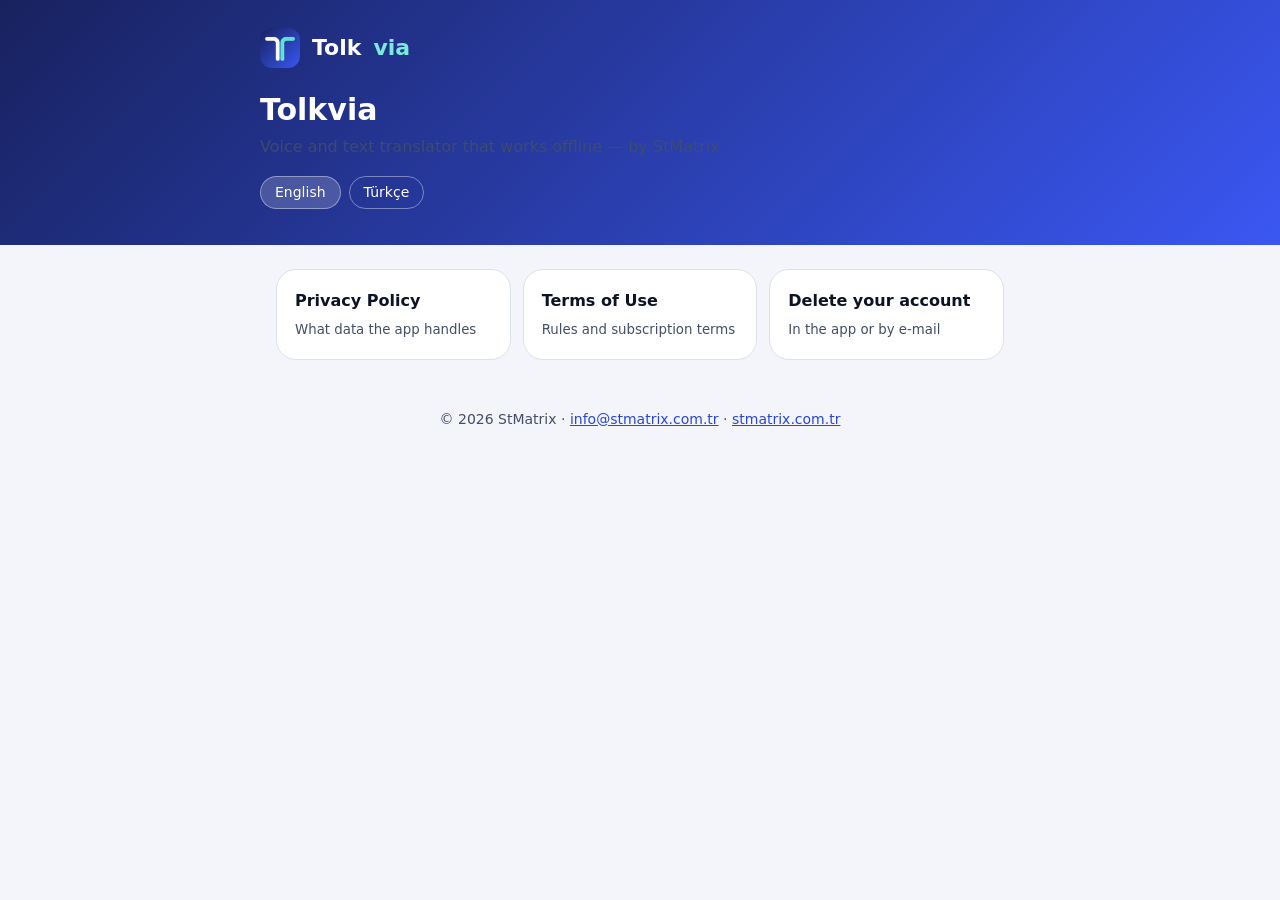
<file: index.html>
<!doctype html>
<html lang="en">
<head>
<meta charset="utf-8">
<meta name="viewport" content="width=device-width, initial-scale=1">
<title>Tolkvia · Tolkvia</title>
<meta name="description" content="Voice and text translator that works offline — by StMatrix">
<link rel="icon" href="mark.png">
<link rel="stylesheet" href="style.css">
</head>
<body>
<header class="hero"><div class="wrap">
<a class="brand" href="index.html"><img src="mark.png" alt="">Tolk<span>via</span></a>
<h1>Tolkvia</h1>
<p>Voice and text translator that works offline — by StMatrix</p>
<nav class="lang"><a href="index.html" aria-current="page">English</a><a href="index-tr.html" >Türkçe</a></nav>
</div></header>
<main class="wrap">
<div class="grid"><a href="privacy.html">Privacy Policy<small>What data the app handles</small></a><a href="terms.html">Terms of Use<small>Rules and subscription terms</small></a><a href="delete-account.html">Delete your account<small>In the app or by e-mail</small></a></div>
</main>
<footer>© 2026 StMatrix · <a href="mailto:info@stmatrix.com.tr">info@stmatrix.com.tr</a> · <a href="https://stmatrix.com.tr">stmatrix.com.tr</a></footer>
</body>
</html>
</file>
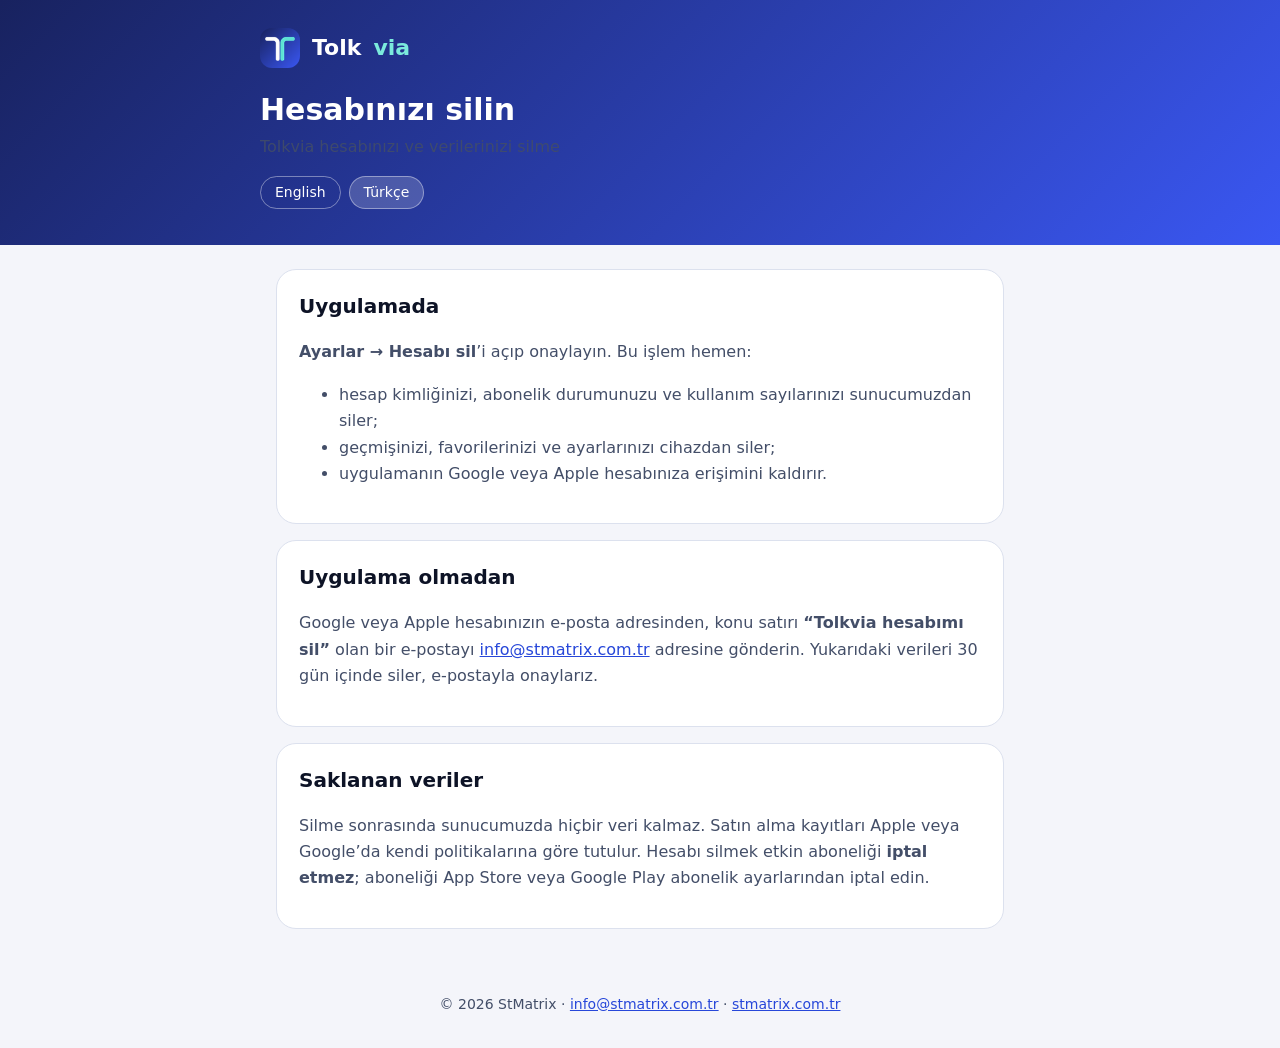
<file: delete-account-tr.html>
<!doctype html>
<html lang="tr">
<head>
<meta charset="utf-8">
<meta name="viewport" content="width=device-width, initial-scale=1">
<title>Hesabınızı silin · Tolkvia</title>
<meta name="description" content="Tolkvia hesabınızı ve verilerinizi silme">
<link rel="icon" href="mark.png">
<link rel="stylesheet" href="style.css">
</head>
<body>
<header class="hero"><div class="wrap">
<a class="brand" href="index-tr.html"><img src="mark.png" alt="">Tolk<span>via</span></a>
<h1>Hesabınızı silin</h1>
<p>Tolkvia hesabınızı ve verilerinizi silme</p>
<nav class="lang"><a href="delete-account.html" >English</a><a href="delete-account-tr.html" aria-current="page">Türkçe</a></nav>
</div></header>
<main class="wrap">
<section class="card"><h2>Uygulamada</h2><p><strong>Ayarlar → Hesabı sil</strong>’i açıp onaylayın. Bu işlem hemen:</p><ul><li>hesap kimliğinizi, abonelik durumunuzu ve kullanım sayılarınızı sunucumuzdan siler;</li><li>geçmişinizi, favorilerinizi ve ayarlarınızı cihazdan siler;</li><li>uygulamanın Google veya Apple hesabınıza erişimini kaldırır.</li></ul></section>
<section class="card"><h2>Uygulama olmadan</h2><p>Google veya Apple hesabınızın e-posta adresinden, konu satırı <strong>“Tolkvia hesabımı sil”</strong> olan bir e-postayı <a href="mailto:info@stmatrix.com.tr?subject=Tolkvia%20hesab%C4%B1m%C4%B1%20sil">info@stmatrix.com.tr</a> adresine gönderin. Yukarıdaki verileri 30 gün içinde siler, e-postayla onaylarız.</p></section>
<section class="card"><h2>Saklanan veriler</h2><p>Silme sonrasında sunucumuzda hiçbir veri kalmaz. Satın alma kayıtları Apple veya Google’da kendi politikalarına göre tutulur. Hesabı silmek etkin aboneliği <strong>iptal etmez</strong>; aboneliği App Store veya Google Play abonelik ayarlarından iptal edin.</p></section>

</main>
<footer>© 2026 StMatrix · <a href="mailto:info@stmatrix.com.tr">info@stmatrix.com.tr</a> · <a href="https://stmatrix.com.tr">stmatrix.com.tr</a></footer>
</body>
</html>
</file>
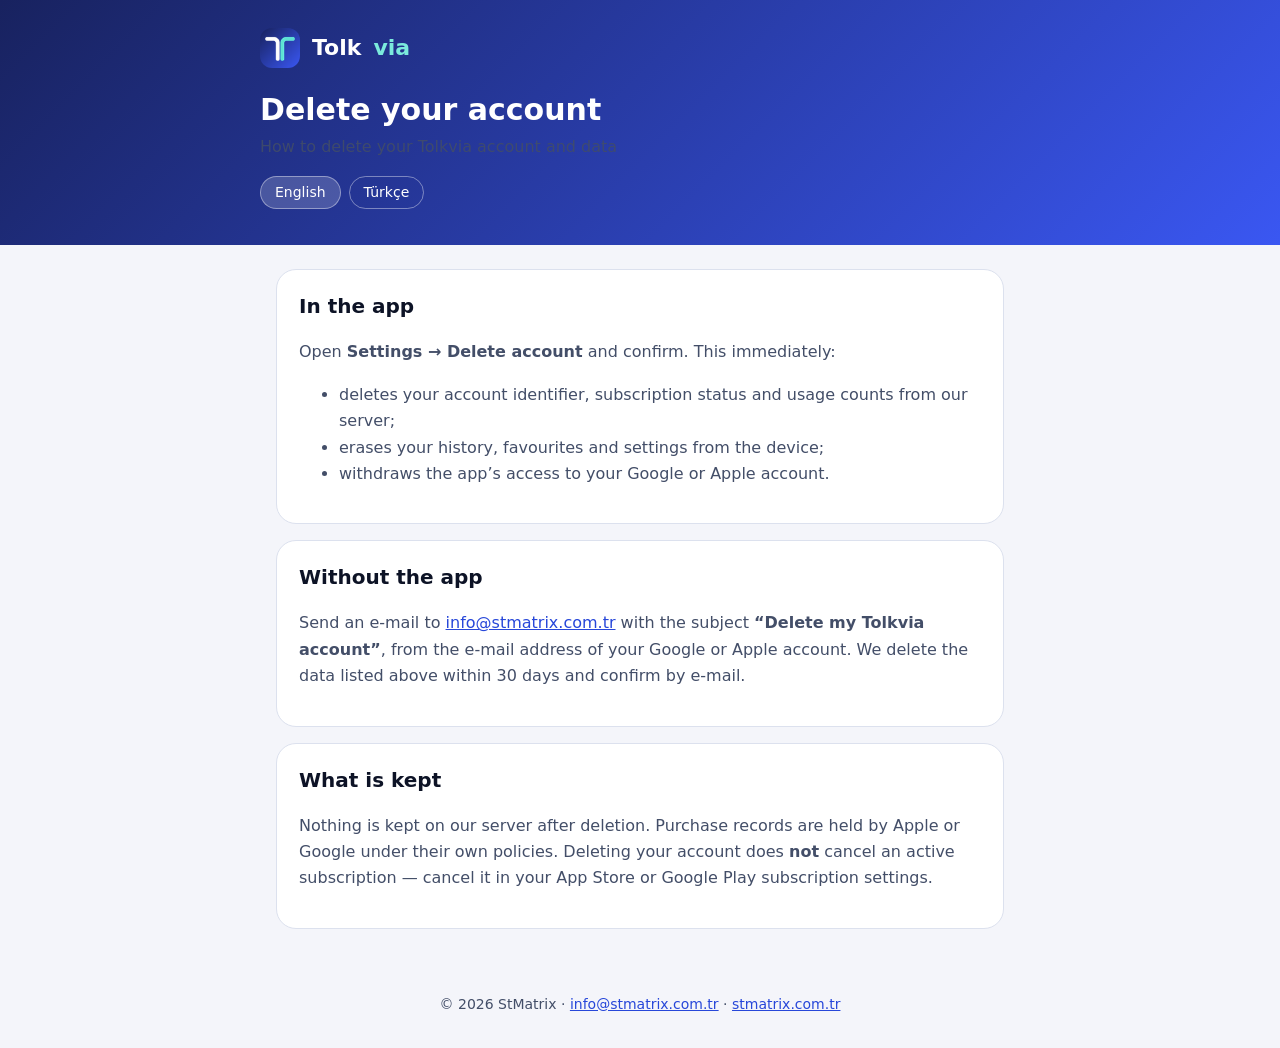
<file: delete-account.html>
<!doctype html>
<html lang="en">
<head>
<meta charset="utf-8">
<meta name="viewport" content="width=device-width, initial-scale=1">
<title>Delete your account · Tolkvia</title>
<meta name="description" content="How to delete your Tolkvia account and data">
<link rel="icon" href="mark.png">
<link rel="stylesheet" href="style.css">
</head>
<body>
<header class="hero"><div class="wrap">
<a class="brand" href="index.html"><img src="mark.png" alt="">Tolk<span>via</span></a>
<h1>Delete your account</h1>
<p>How to delete your Tolkvia account and data</p>
<nav class="lang"><a href="delete-account.html" aria-current="page">English</a><a href="delete-account-tr.html" >Türkçe</a></nav>
</div></header>
<main class="wrap">
<section class="card"><h2>In the app</h2><p>Open <strong>Settings → Delete account</strong> and confirm. This immediately:</p><ul><li>deletes your account identifier, subscription status and usage counts from our server;</li><li>erases your history, favourites and settings from the device;</li><li>withdraws the app’s access to your Google or Apple account.</li></ul></section>
<section class="card"><h2>Without the app</h2><p>Send an e-mail to <a href="mailto:info@stmatrix.com.tr?subject=Delete%20my%20Tolkvia%20account">info@stmatrix.com.tr</a> with the subject <strong>“Delete my Tolkvia account”</strong>, from the e-mail address of your Google or Apple account. We delete the data listed above within 30 days and confirm by e-mail.</p></section>
<section class="card"><h2>What is kept</h2><p>Nothing is kept on our server after deletion. Purchase records are held by Apple or Google under their own policies. Deleting your account does <strong>not</strong> cancel an active subscription — cancel it in your App Store or Google Play subscription settings.</p></section>

</main>
<footer>© 2026 StMatrix · <a href="mailto:info@stmatrix.com.tr">info@stmatrix.com.tr</a> · <a href="https://stmatrix.com.tr">stmatrix.com.tr</a></footer>
</body>
</html>
</file>
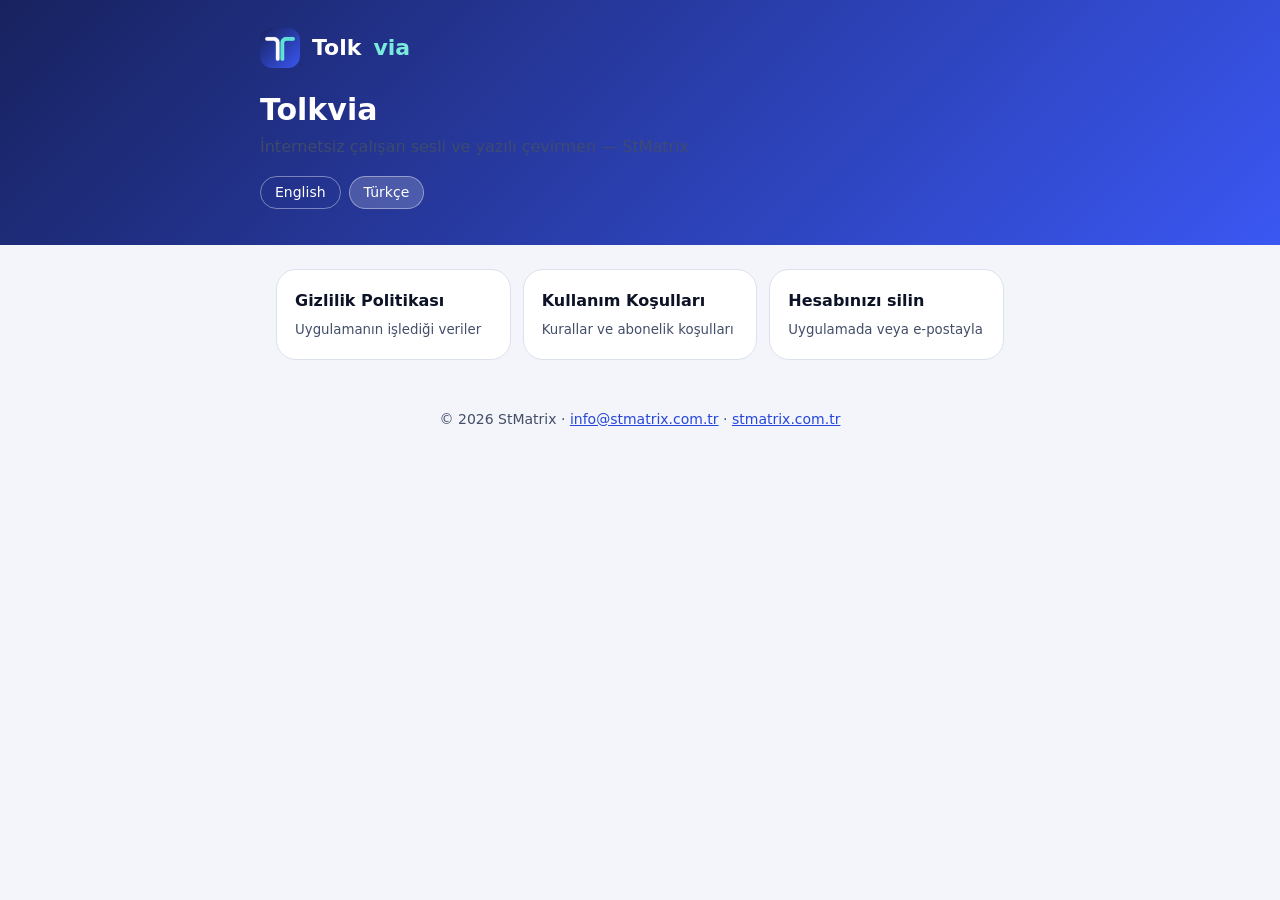
<file: index-tr.html>
<!doctype html>
<html lang="tr">
<head>
<meta charset="utf-8">
<meta name="viewport" content="width=device-width, initial-scale=1">
<title>Tolkvia · Tolkvia</title>
<meta name="description" content="İnternetsiz çalışan sesli ve yazılı çevirmen — StMatrix">
<link rel="icon" href="mark.png">
<link rel="stylesheet" href="style.css">
</head>
<body>
<header class="hero"><div class="wrap">
<a class="brand" href="index-tr.html"><img src="mark.png" alt="">Tolk<span>via</span></a>
<h1>Tolkvia</h1>
<p>İnternetsiz çalışan sesli ve yazılı çevirmen — StMatrix</p>
<nav class="lang"><a href="index.html" >English</a><a href="index-tr.html" aria-current="page">Türkçe</a></nav>
</div></header>
<main class="wrap">
<div class="grid"><a href="privacy-tr.html">Gizlilik Politikası<small>Uygulamanın işlediği veriler</small></a><a href="terms-tr.html">Kullanım Koşulları<small>Kurallar ve abonelik koşulları</small></a><a href="delete-account-tr.html">Hesabınızı silin<small>Uygulamada veya e-postayla</small></a></div>
</main>
<footer>© 2026 StMatrix · <a href="mailto:info@stmatrix.com.tr">info@stmatrix.com.tr</a> · <a href="https://stmatrix.com.tr">stmatrix.com.tr</a></footer>
</body>
</html>
</file>
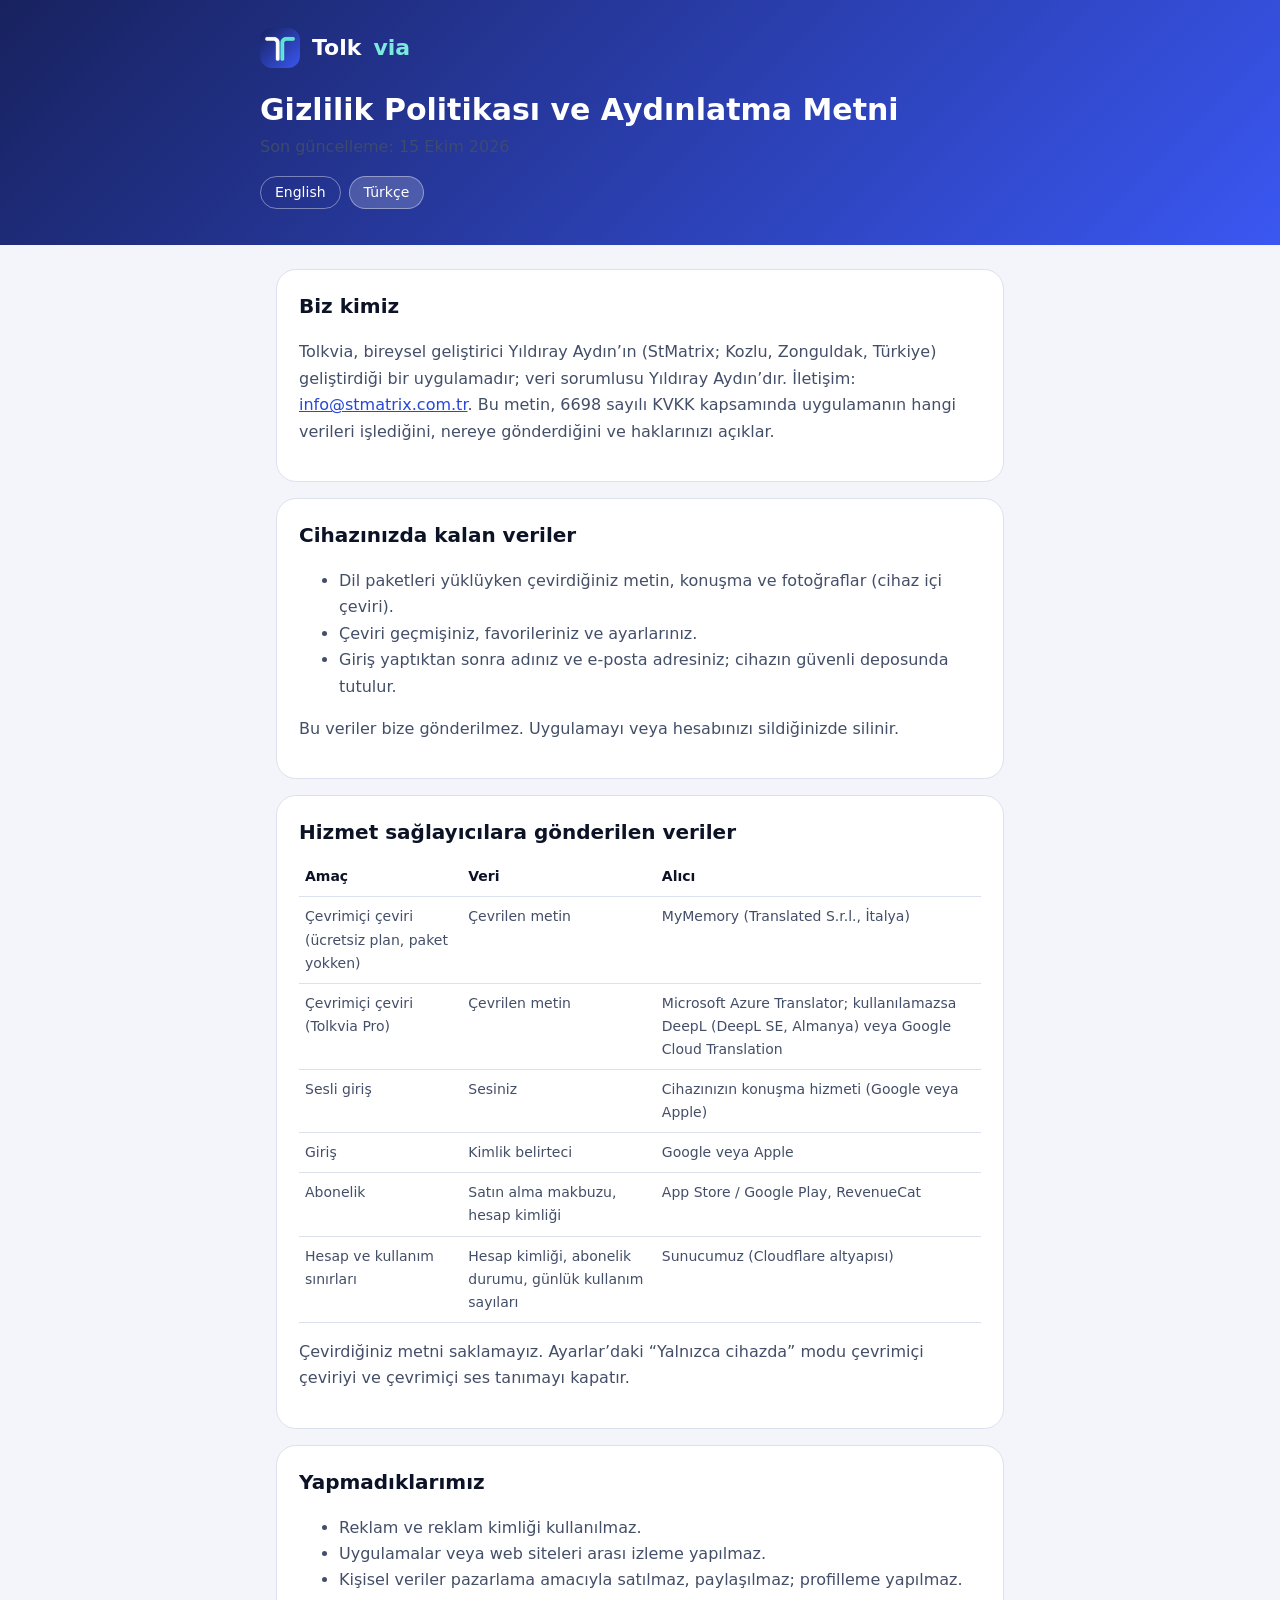
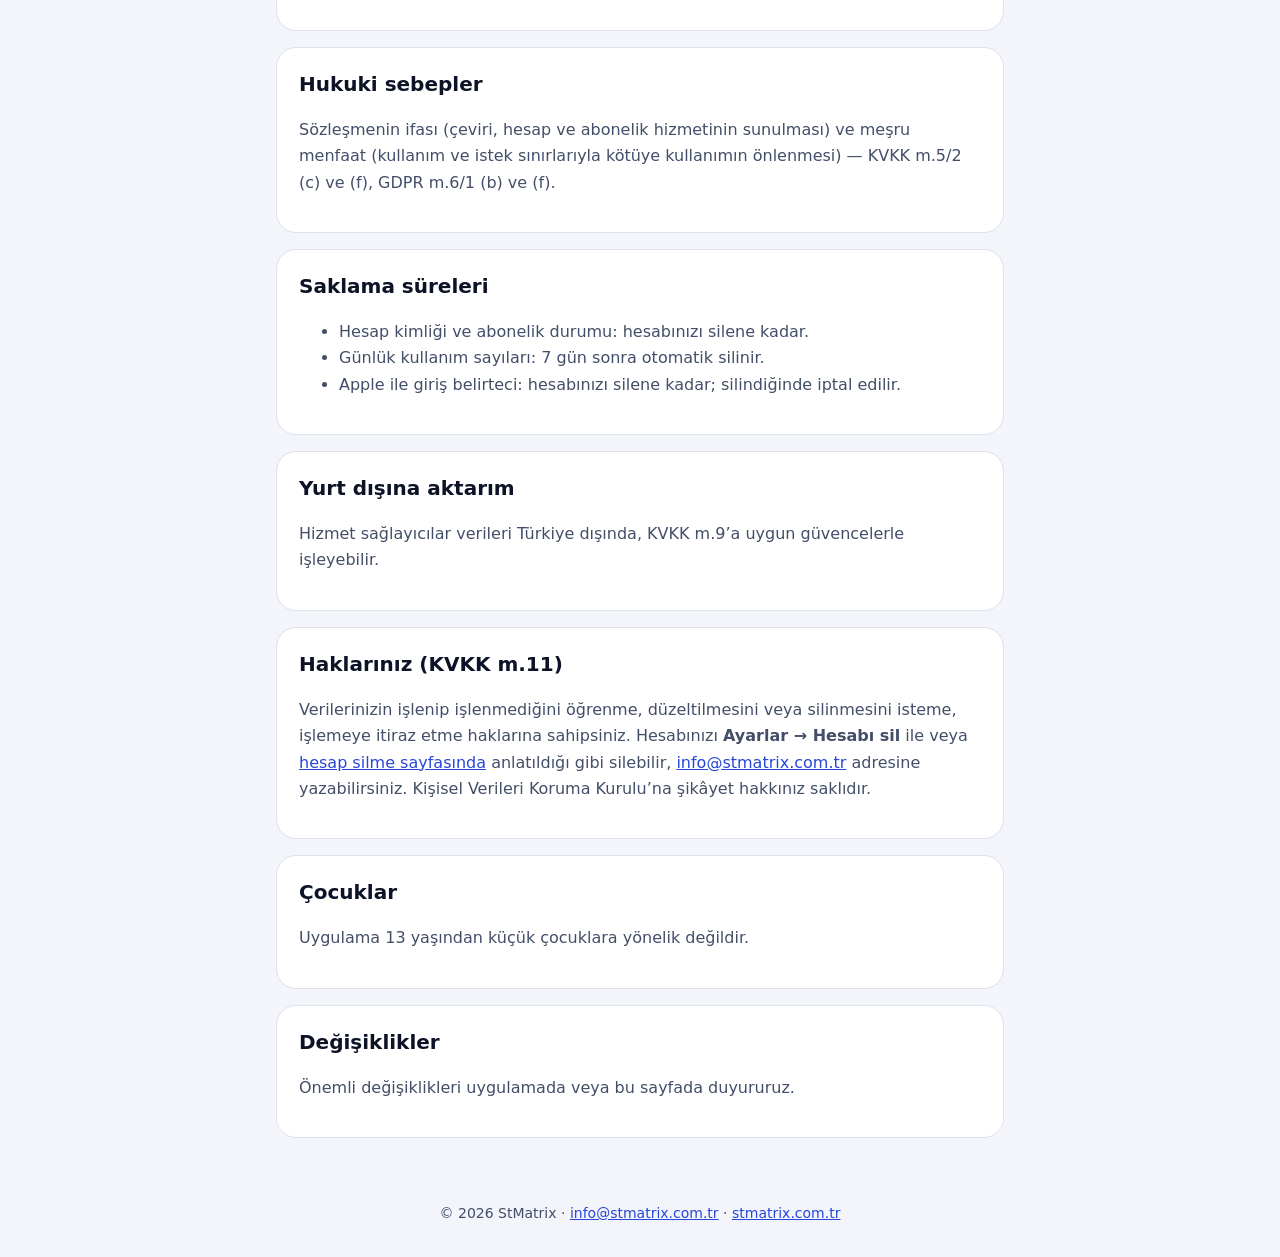
<file: privacy-tr.html>
<!doctype html>
<html lang="tr">
<head>
<meta charset="utf-8">
<meta name="viewport" content="width=device-width, initial-scale=1">
<title>Gizlilik Politikası ve Aydınlatma Metni · Tolkvia</title>
<meta name="description" content="Son güncelleme: 15 Ekim 2026">
<link rel="icon" href="mark.png">
<link rel="stylesheet" href="style.css">
</head>
<body>
<header class="hero"><div class="wrap">
<a class="brand" href="index-tr.html"><img src="mark.png" alt="">Tolk<span>via</span></a>
<h1>Gizlilik Politikası ve Aydınlatma Metni</h1>
<p>Son güncelleme: 15 Ekim 2026</p>
<nav class="lang"><a href="privacy.html" >English</a><a href="privacy-tr.html" aria-current="page">Türkçe</a></nav>
</div></header>
<main class="wrap">
<section class="card"><h2>Biz kimiz</h2><p>Tolkvia, bireysel geliştirici Yıldıray Aydın’ın (StMatrix; Kozlu, Zonguldak, Türkiye) geliştirdiği bir uygulamadır; veri sorumlusu Yıldıray Aydın’dır. İletişim: <a href="mailto:info@stmatrix.com.tr">info@stmatrix.com.tr</a>. Bu metin, 6698 sayılı KVKK kapsamında uygulamanın hangi verileri işlediğini, nereye gönderdiğini ve haklarınızı açıklar.</p></section>
<section class="card"><h2>Cihazınızda kalan veriler</h2><ul><li>Dil paketleri yüklüyken çevirdiğiniz metin, konuşma ve fotoğraflar (cihaz içi çeviri).</li><li>Çeviri geçmişiniz, favorileriniz ve ayarlarınız.</li><li>Giriş yaptıktan sonra adınız ve e-posta adresiniz; cihazın güvenli deposunda tutulur.</li></ul><p>Bu veriler bize gönderilmez. Uygulamayı veya hesabınızı sildiğinizde silinir.</p></section>
<section class="card"><h2>Hizmet sağlayıcılara gönderilen veriler</h2><div class="table"><table><tr><th>Amaç</th><th>Veri</th><th>Alıcı</th></tr><tr><td>Çevrimiçi çeviri (ücretsiz plan, paket yokken)</td><td>Çevrilen metin</td><td>MyMemory (Translated S.r.l., İtalya)</td></tr><tr><td>Çevrimiçi çeviri (Tolkvia Pro)</td><td>Çevrilen metin</td><td>Microsoft Azure Translator; kullanılamazsa DeepL (DeepL SE, Almanya) veya Google Cloud Translation</td></tr><tr><td>Sesli giriş</td><td>Sesiniz</td><td>Cihazınızın konuşma hizmeti (Google veya Apple)</td></tr><tr><td>Giriş</td><td>Kimlik belirteci</td><td>Google veya Apple</td></tr><tr><td>Abonelik</td><td>Satın alma makbuzu, hesap kimliği</td><td>App Store / Google Play, RevenueCat</td></tr><tr><td>Hesap ve kullanım sınırları</td><td>Hesap kimliği, abonelik durumu, günlük kullanım sayıları</td><td>Sunucumuz (Cloudflare altyapısı)</td></tr></table></div><p>Çevirdiğiniz metni saklamayız. Ayarlar’daki “Yalnızca cihazda” modu çevrimiçi çeviriyi ve çevrimiçi ses tanımayı kapatır.</p></section>
<section class="card"><h2>Yapmadıklarımız</h2><ul><li>Reklam ve reklam kimliği kullanılmaz.</li><li>Uygulamalar veya web siteleri arası izleme yapılmaz.</li><li>Kişisel veriler pazarlama amacıyla satılmaz, paylaşılmaz; profilleme yapılmaz.</li></ul></section>
<section class="card"><h2>Hukuki sebepler</h2><p>Sözleşmenin ifası (çeviri, hesap ve abonelik hizmetinin sunulması) ve meşru menfaat (kullanım ve istek sınırlarıyla kötüye kullanımın önlenmesi) — KVKK m.5/2 (c) ve (f), GDPR m.6/1 (b) ve (f).</p></section>
<section class="card"><h2>Saklama süreleri</h2><ul><li>Hesap kimliği ve abonelik durumu: hesabınızı silene kadar.</li><li>Günlük kullanım sayıları: 7 gün sonra otomatik silinir.</li><li>Apple ile giriş belirteci: hesabınızı silene kadar; silindiğinde iptal edilir.</li></ul></section>
<section class="card"><h2>Yurt dışına aktarım</h2><p>Hizmet sağlayıcılar verileri Türkiye dışında, KVKK m.9’a uygun güvencelerle işleyebilir.</p></section>
<section class="card"><h2>Haklarınız (KVKK m.11)</h2><p>Verilerinizin işlenip işlenmediğini öğrenme, düzeltilmesini veya silinmesini isteme, işlemeye itiraz etme haklarına sahipsiniz. Hesabınızı <strong>Ayarlar → Hesabı sil</strong> ile veya <a href="delete-account-tr.html">hesap silme sayfasında</a> anlatıldığı gibi silebilir, <a href="mailto:info@stmatrix.com.tr">info@stmatrix.com.tr</a> adresine yazabilirsiniz. Kişisel Verileri Koruma Kurulu’na şikâyet hakkınız saklıdır.</p></section>
<section class="card"><h2>Çocuklar</h2><p>Uygulama 13 yaşından küçük çocuklara yönelik değildir.</p></section>
<section class="card"><h2>Değişiklikler</h2><p>Önemli değişiklikleri uygulamada veya bu sayfada duyururuz.</p></section>

</main>
<footer>© 2026 StMatrix · <a href="mailto:info@stmatrix.com.tr">info@stmatrix.com.tr</a> · <a href="https://stmatrix.com.tr">stmatrix.com.tr</a></footer>
</body>
</html>
</file>
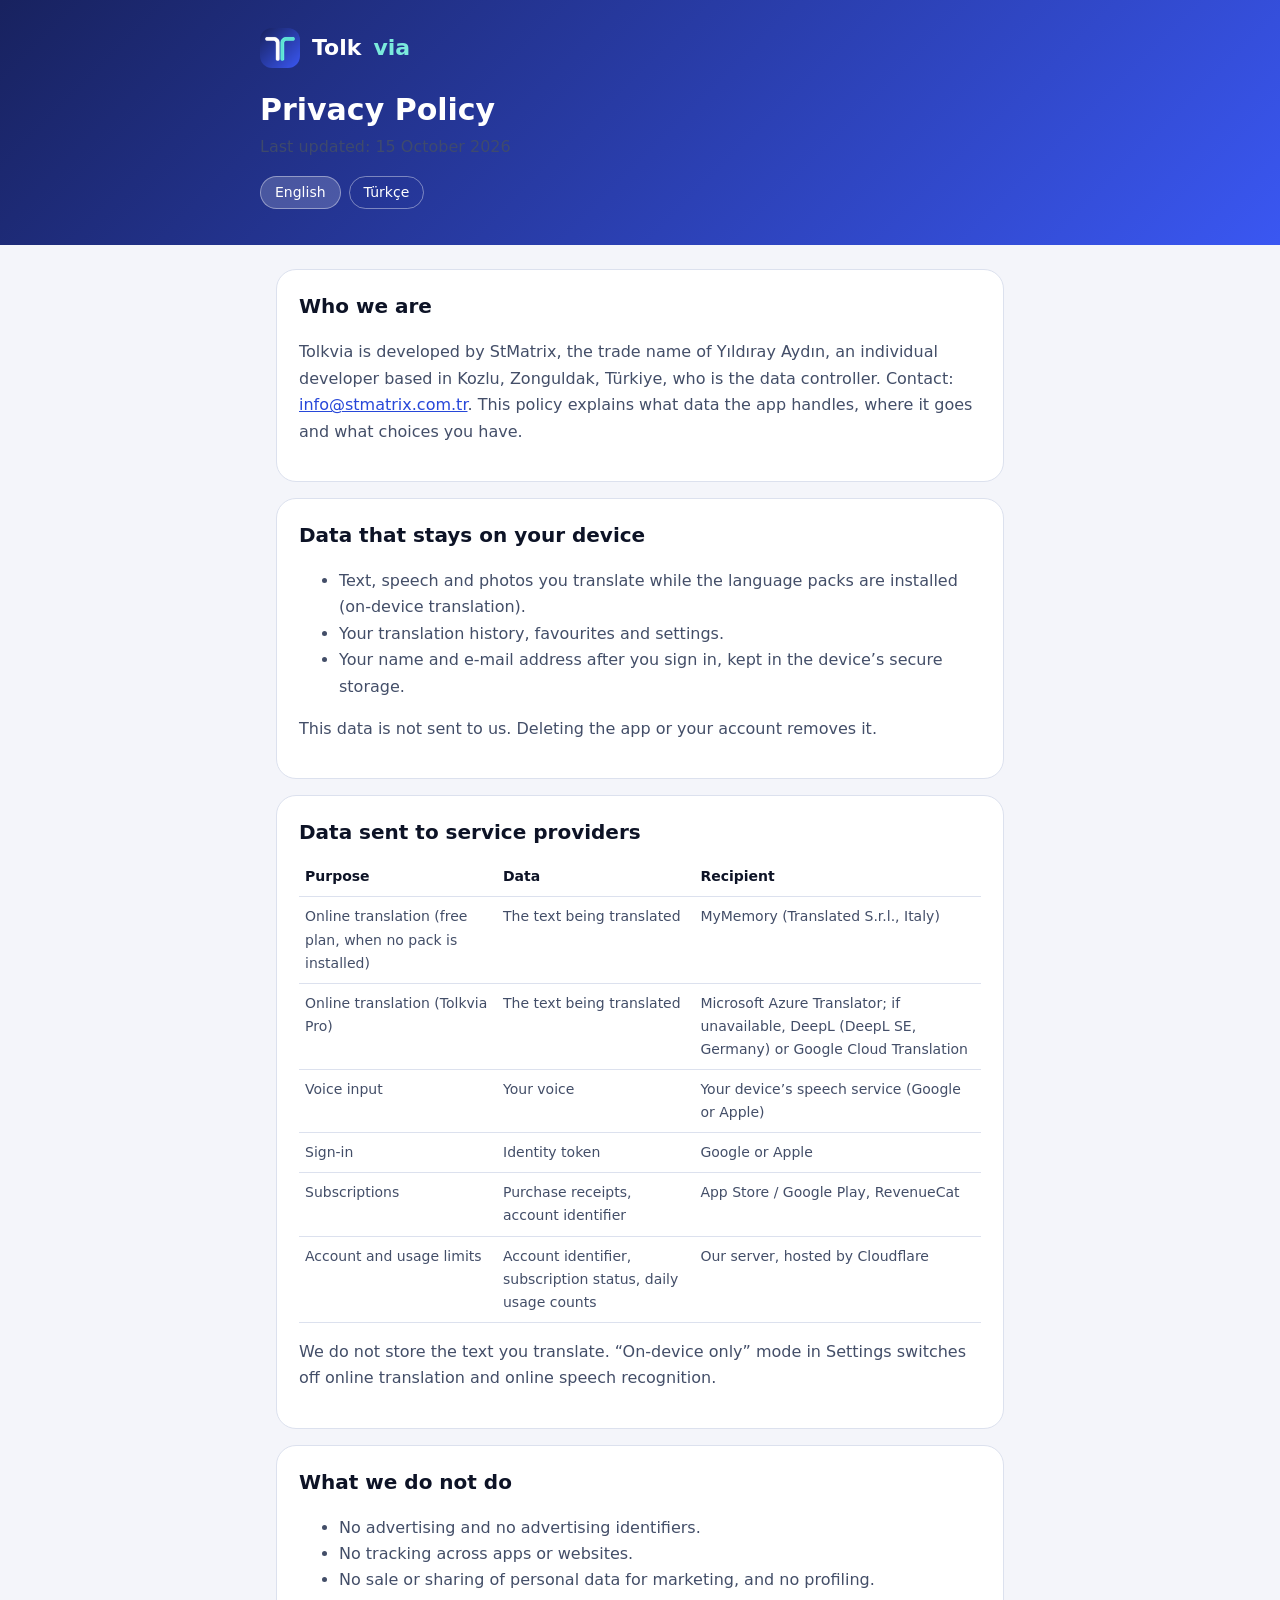
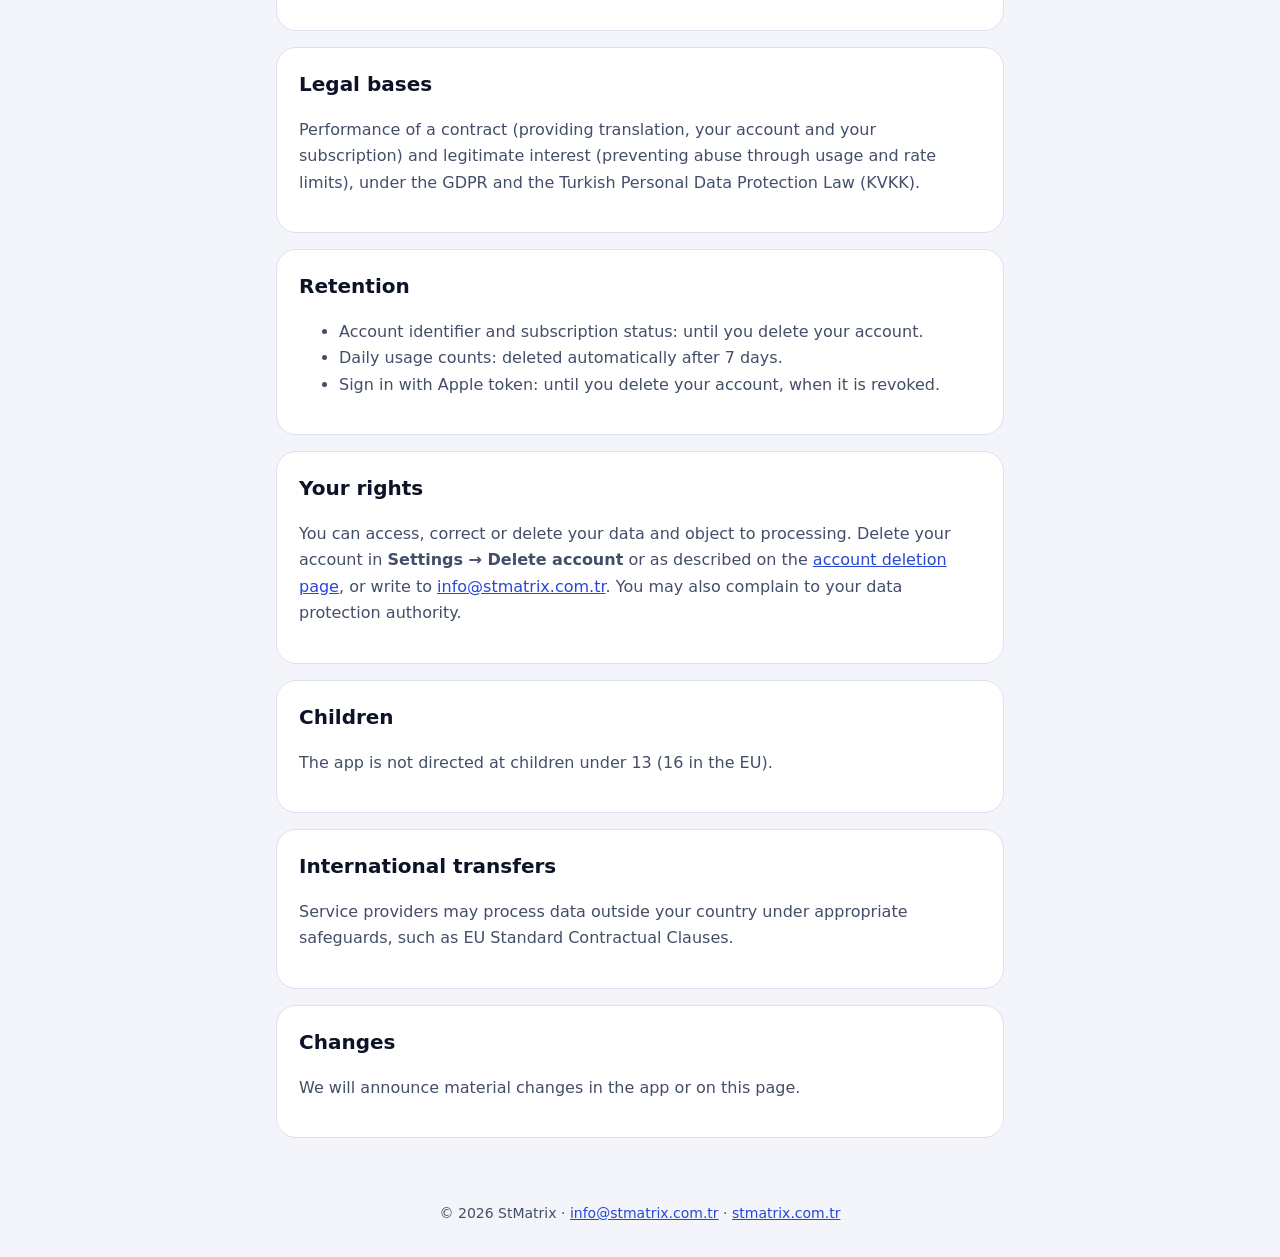
<file: privacy.html>
<!doctype html>
<html lang="en">
<head>
<meta charset="utf-8">
<meta name="viewport" content="width=device-width, initial-scale=1">
<title>Privacy Policy · Tolkvia</title>
<meta name="description" content="Last updated: 15 October 2026">
<link rel="icon" href="mark.png">
<link rel="stylesheet" href="style.css">
</head>
<body>
<header class="hero"><div class="wrap">
<a class="brand" href="index.html"><img src="mark.png" alt="">Tolk<span>via</span></a>
<h1>Privacy Policy</h1>
<p>Last updated: 15 October 2026</p>
<nav class="lang"><a href="privacy.html" aria-current="page">English</a><a href="privacy-tr.html" >Türkçe</a></nav>
</div></header>
<main class="wrap">
<section class="card"><h2>Who we are</h2><p>Tolkvia is developed by StMatrix, the trade name of Yıldıray Aydın, an individual developer based in Kozlu, Zonguldak, Türkiye, who is the data controller. Contact: <a href="mailto:info@stmatrix.com.tr">info@stmatrix.com.tr</a>. This policy explains what data the app handles, where it goes and what choices you have.</p></section>
<section class="card"><h2>Data that stays on your device</h2><ul><li>Text, speech and photos you translate while the language packs are installed (on-device translation).</li><li>Your translation history, favourites and settings.</li><li>Your name and e-mail address after you sign in, kept in the device’s secure storage.</li></ul><p>This data is not sent to us. Deleting the app or your account removes it.</p></section>
<section class="card"><h2>Data sent to service providers</h2><div class="table"><table><tr><th>Purpose</th><th>Data</th><th>Recipient</th></tr><tr><td>Online translation (free plan, when no pack is installed)</td><td>The text being translated</td><td>MyMemory (Translated S.r.l., Italy)</td></tr><tr><td>Online translation (Tolkvia Pro)</td><td>The text being translated</td><td>Microsoft Azure Translator; if unavailable, DeepL (DeepL SE, Germany) or Google Cloud Translation</td></tr><tr><td>Voice input</td><td>Your voice</td><td>Your device’s speech service (Google or Apple)</td></tr><tr><td>Sign-in</td><td>Identity token</td><td>Google or Apple</td></tr><tr><td>Subscriptions</td><td>Purchase receipts, account identifier</td><td>App Store / Google Play, RevenueCat</td></tr><tr><td>Account and usage limits</td><td>Account identifier, subscription status, daily usage counts</td><td>Our server, hosted by Cloudflare</td></tr></table></div><p>We do not store the text you translate. “On-device only” mode in Settings switches off online translation and online speech recognition.</p></section>
<section class="card"><h2>What we do not do</h2><ul><li>No advertising and no advertising identifiers.</li><li>No tracking across apps or websites.</li><li>No sale or sharing of personal data for marketing, and no profiling.</li></ul></section>
<section class="card"><h2>Legal bases</h2><p>Performance of a contract (providing translation, your account and your subscription) and legitimate interest (preventing abuse through usage and rate limits), under the GDPR and the Turkish Personal Data Protection Law (KVKK).</p></section>
<section class="card"><h2>Retention</h2><ul><li>Account identifier and subscription status: until you delete your account.</li><li>Daily usage counts: deleted automatically after 7 days.</li><li>Sign in with Apple token: until you delete your account, when it is revoked.</li></ul></section>
<section class="card"><h2>Your rights</h2><p>You can access, correct or delete your data and object to processing. Delete your account in <strong>Settings → Delete account</strong> or as described on the <a href="delete-account.html">account deletion page</a>, or write to <a href="mailto:info@stmatrix.com.tr">info@stmatrix.com.tr</a>. You may also complain to your data protection authority.</p></section>
<section class="card"><h2>Children</h2><p>The app is not directed at children under 13 (16 in the EU).</p></section>
<section class="card"><h2>International transfers</h2><p>Service providers may process data outside your country under appropriate safeguards, such as EU Standard Contractual Clauses.</p></section>
<section class="card"><h2>Changes</h2><p>We will announce material changes in the app or on this page.</p></section>

</main>
<footer>© 2026 StMatrix · <a href="mailto:info@stmatrix.com.tr">info@stmatrix.com.tr</a> · <a href="https://stmatrix.com.tr">stmatrix.com.tr</a></footer>
</body>
</html>
</file>
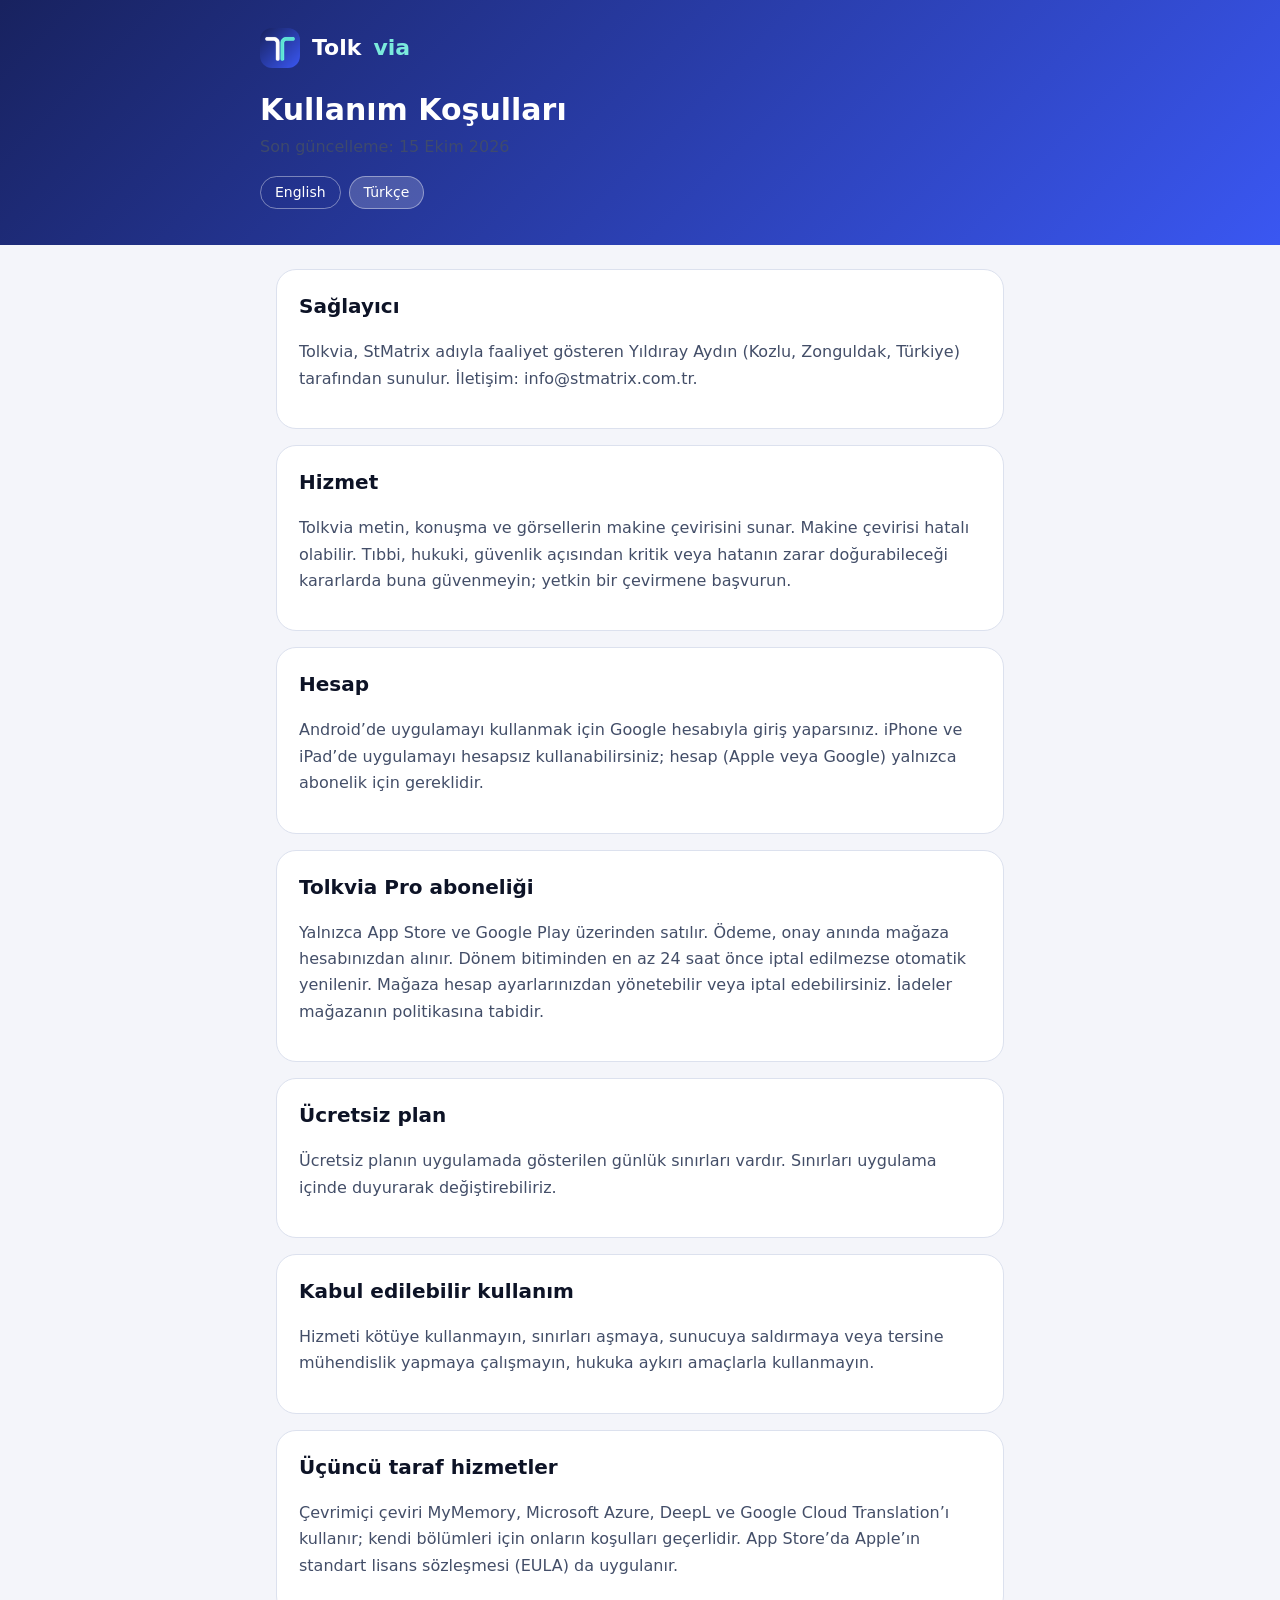
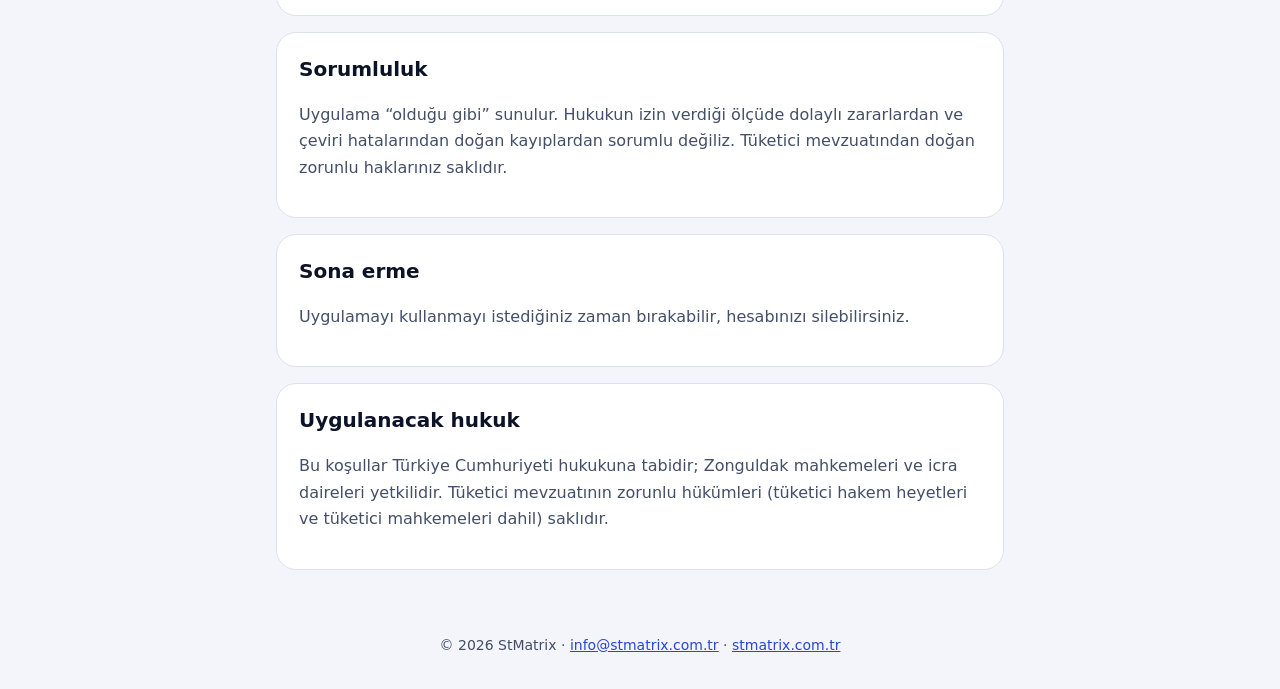
<file: terms-tr.html>
<!doctype html>
<html lang="tr">
<head>
<meta charset="utf-8">
<meta name="viewport" content="width=device-width, initial-scale=1">
<title>Kullanım Koşulları · Tolkvia</title>
<meta name="description" content="Son güncelleme: 15 Ekim 2026">
<link rel="icon" href="mark.png">
<link rel="stylesheet" href="style.css">
</head>
<body>
<header class="hero"><div class="wrap">
<a class="brand" href="index-tr.html"><img src="mark.png" alt="">Tolk<span>via</span></a>
<h1>Kullanım Koşulları</h1>
<p>Son güncelleme: 15 Ekim 2026</p>
<nav class="lang"><a href="terms.html" >English</a><a href="terms-tr.html" aria-current="page">Türkçe</a></nav>
</div></header>
<main class="wrap">
<section class="card"><h2>Sağlayıcı</h2><p>Tolkvia, StMatrix adıyla faaliyet gösteren Yıldıray Aydın (Kozlu, Zonguldak, Türkiye) tarafından sunulur. İletişim: info@stmatrix.com.tr.</p></section>
<section class="card"><h2>Hizmet</h2><p>Tolkvia metin, konuşma ve görsellerin makine çevirisini sunar. Makine çevirisi hatalı olabilir. Tıbbi, hukuki, güvenlik açısından kritik veya hatanın zarar doğurabileceği kararlarda buna güvenmeyin; yetkin bir çevirmene başvurun.</p></section>
<section class="card"><h2>Hesap</h2><p>Android’de uygulamayı kullanmak için Google hesabıyla giriş yaparsınız. iPhone ve iPad’de uygulamayı hesapsız kullanabilirsiniz; hesap (Apple veya Google) yalnızca abonelik için gereklidir.</p></section>
<section class="card"><h2>Tolkvia Pro aboneliği</h2><p>Yalnızca App Store ve Google Play üzerinden satılır. Ödeme, onay anında mağaza hesabınızdan alınır. Dönem bitiminden en az 24 saat önce iptal edilmezse otomatik yenilenir. Mağaza hesap ayarlarınızdan yönetebilir veya iptal edebilirsiniz. İadeler mağazanın politikasına tabidir.</p></section>
<section class="card"><h2>Ücretsiz plan</h2><p>Ücretsiz planın uygulamada gösterilen günlük sınırları vardır. Sınırları uygulama içinde duyurarak değiştirebiliriz.</p></section>
<section class="card"><h2>Kabul edilebilir kullanım</h2><p>Hizmeti kötüye kullanmayın, sınırları aşmaya, sunucuya saldırmaya veya tersine mühendislik yapmaya çalışmayın, hukuka aykırı amaçlarla kullanmayın.</p></section>
<section class="card"><h2>Üçüncü taraf hizmetler</h2><p>Çevrimiçi çeviri MyMemory, Microsoft Azure, DeepL ve Google Cloud Translation’ı kullanır; kendi bölümleri için onların koşulları geçerlidir. App Store’da Apple’ın standart lisans sözleşmesi (EULA) da uygulanır.</p></section>
<section class="card"><h2>Sorumluluk</h2><p>Uygulama “olduğu gibi” sunulur. Hukukun izin verdiği ölçüde dolaylı zararlardan ve çeviri hatalarından doğan kayıplardan sorumlu değiliz. Tüketici mevzuatından doğan zorunlu haklarınız saklıdır.</p></section>
<section class="card"><h2>Sona erme</h2><p>Uygulamayı kullanmayı istediğiniz zaman bırakabilir, hesabınızı silebilirsiniz.</p></section>
<section class="card"><h2>Uygulanacak hukuk</h2><p>Bu koşullar Türkiye Cumhuriyeti hukukuna tabidir; Zonguldak mahkemeleri ve icra daireleri yetkilidir. Tüketici mevzuatının zorunlu hükümleri (tüketici hakem heyetleri ve tüketici mahkemeleri dahil) saklıdır.</p></section>

</main>
<footer>© 2026 StMatrix · <a href="mailto:info@stmatrix.com.tr">info@stmatrix.com.tr</a> · <a href="https://stmatrix.com.tr">stmatrix.com.tr</a></footer>
</body>
</html>
</file>
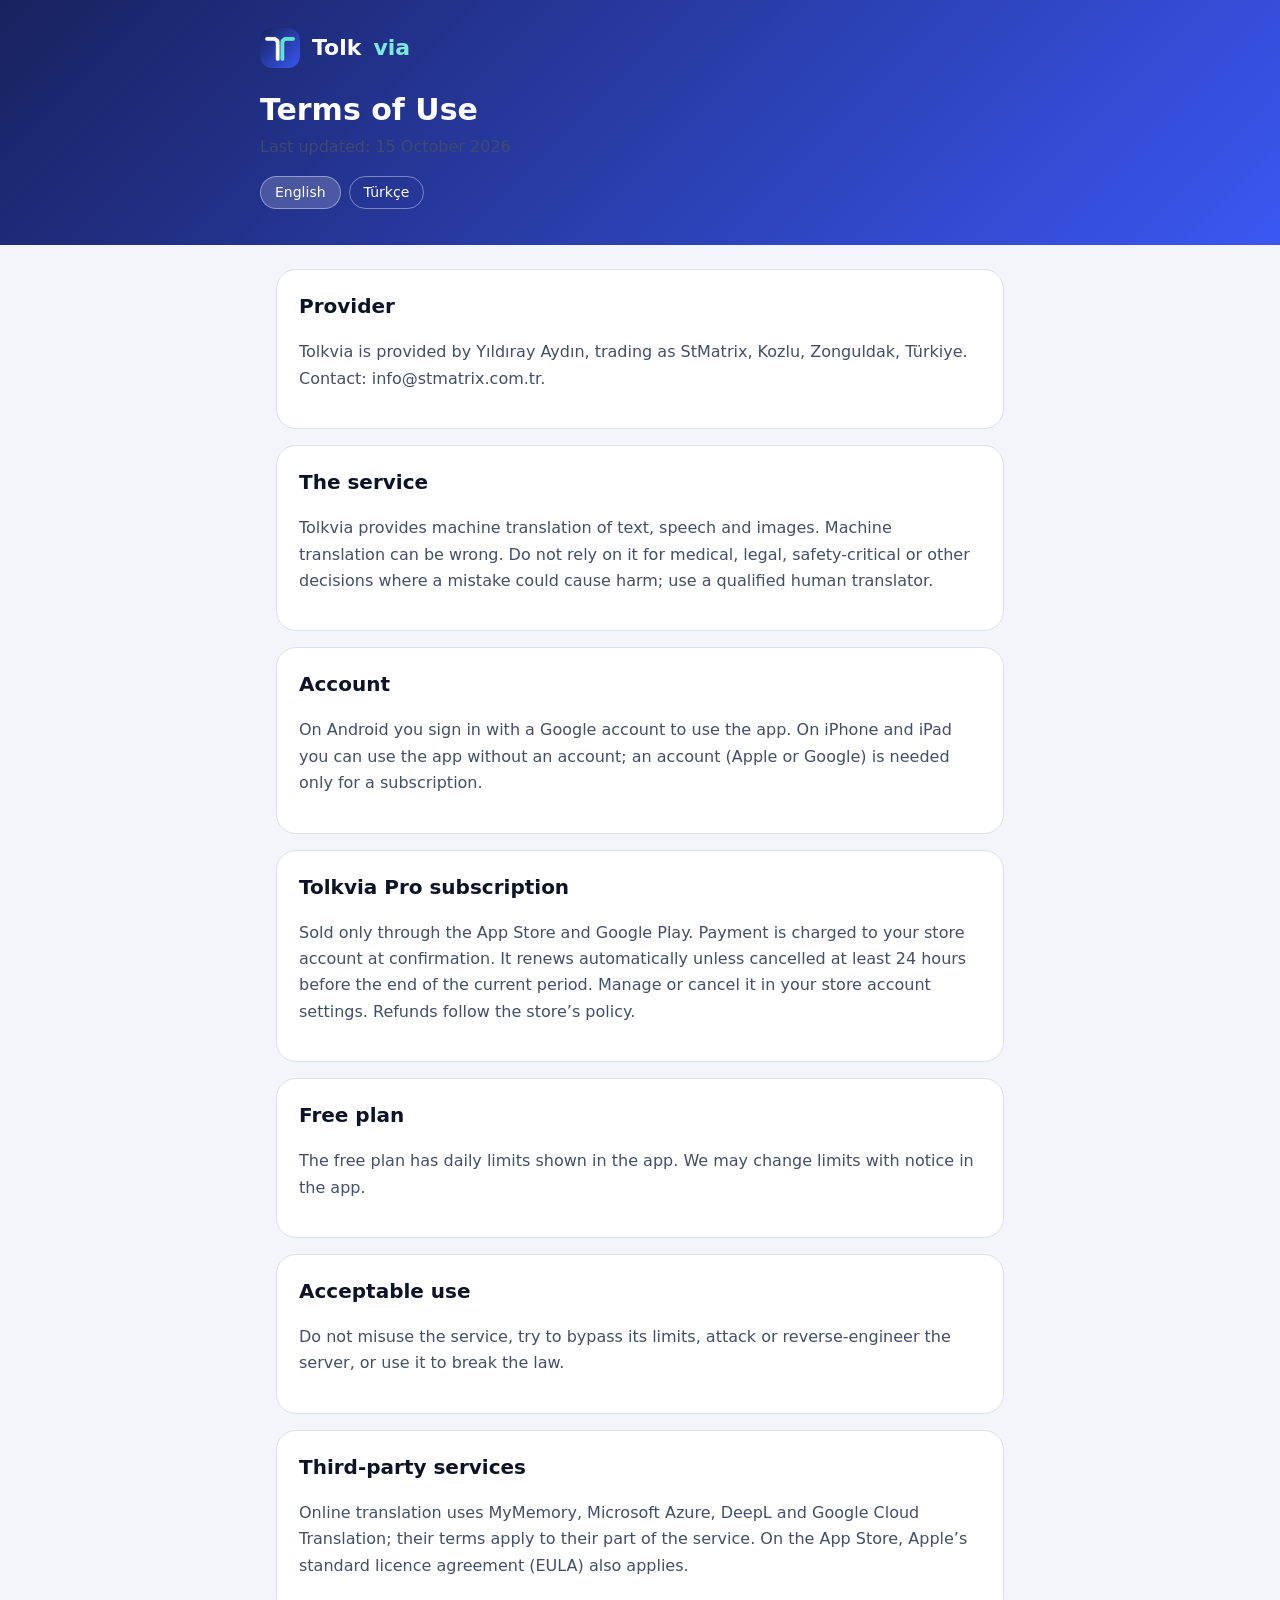
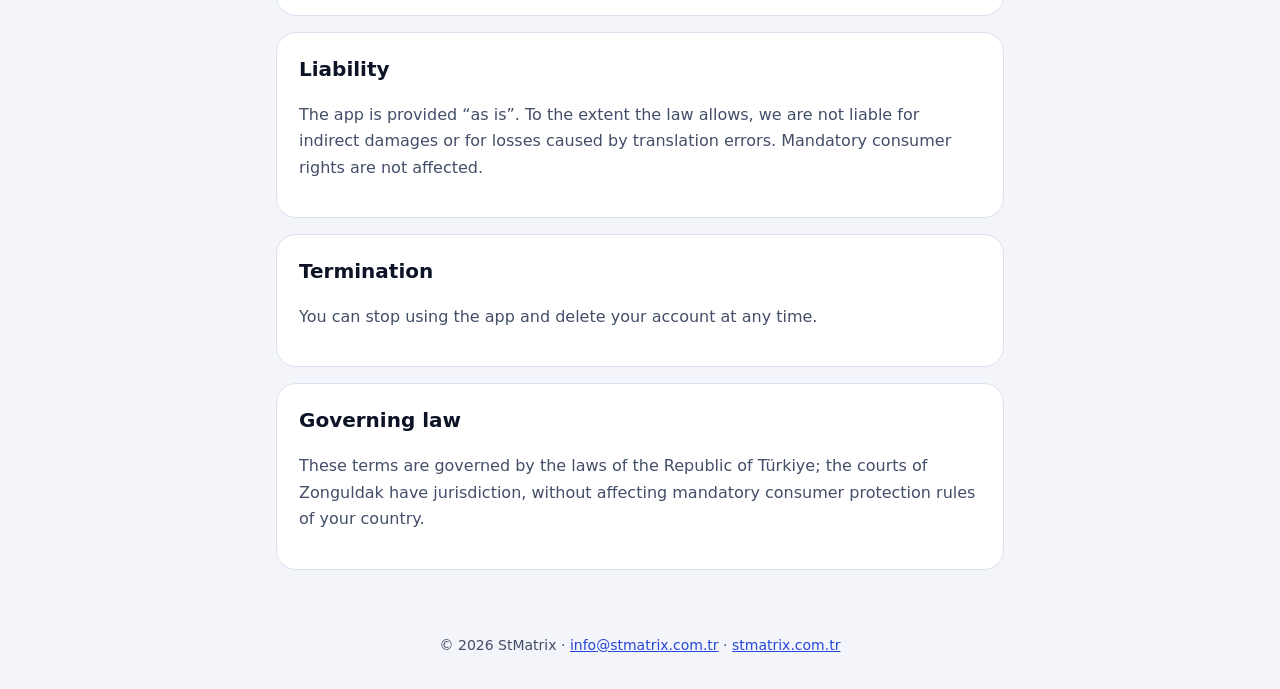
<file: terms.html>
<!doctype html>
<html lang="en">
<head>
<meta charset="utf-8">
<meta name="viewport" content="width=device-width, initial-scale=1">
<title>Terms of Use · Tolkvia</title>
<meta name="description" content="Last updated: 15 October 2026">
<link rel="icon" href="mark.png">
<link rel="stylesheet" href="style.css">
</head>
<body>
<header class="hero"><div class="wrap">
<a class="brand" href="index.html"><img src="mark.png" alt="">Tolk<span>via</span></a>
<h1>Terms of Use</h1>
<p>Last updated: 15 October 2026</p>
<nav class="lang"><a href="terms.html" aria-current="page">English</a><a href="terms-tr.html" >Türkçe</a></nav>
</div></header>
<main class="wrap">
<section class="card"><h2>Provider</h2><p>Tolkvia is provided by Yıldıray Aydın, trading as StMatrix, Kozlu, Zonguldak, Türkiye. Contact: info@stmatrix.com.tr.</p></section>
<section class="card"><h2>The service</h2><p>Tolkvia provides machine translation of text, speech and images. Machine translation can be wrong. Do not rely on it for medical, legal, safety-critical or other decisions where a mistake could cause harm; use a qualified human translator.</p></section>
<section class="card"><h2>Account</h2><p>On Android you sign in with a Google account to use the app. On iPhone and iPad you can use the app without an account; an account (Apple or Google) is needed only for a subscription.</p></section>
<section class="card"><h2>Tolkvia Pro subscription</h2><p>Sold only through the App Store and Google Play. Payment is charged to your store account at confirmation. It renews automatically unless cancelled at least 24 hours before the end of the current period. Manage or cancel it in your store account settings. Refunds follow the store’s policy.</p></section>
<section class="card"><h2>Free plan</h2><p>The free plan has daily limits shown in the app. We may change limits with notice in the app.</p></section>
<section class="card"><h2>Acceptable use</h2><p>Do not misuse the service, try to bypass its limits, attack or reverse-engineer the server, or use it to break the law.</p></section>
<section class="card"><h2>Third-party services</h2><p>Online translation uses MyMemory, Microsoft Azure, DeepL and Google Cloud Translation; their terms apply to their part of the service. On the App Store, Apple’s standard licence agreement (EULA) also applies.</p></section>
<section class="card"><h2>Liability</h2><p>The app is provided “as is”. To the extent the law allows, we are not liable for indirect damages or for losses caused by translation errors. Mandatory consumer rights are not affected.</p></section>
<section class="card"><h2>Termination</h2><p>You can stop using the app and delete your account at any time.</p></section>
<section class="card"><h2>Governing law</h2><p>These terms are governed by the laws of the Republic of Türkiye; the courts of Zonguldak have jurisdiction, without affecting mandatory consumer protection rules of your country.</p></section>

</main>
<footer>© 2026 StMatrix · <a href="mailto:info@stmatrix.com.tr">info@stmatrix.com.tr</a> · <a href="https://stmatrix.com.tr">stmatrix.com.tr</a></footer>
</body>
</html>
</file>
<file: style.css>
:root {
  --bg: #f4f5fa;
  --surface: #ffffff;
  --text: #0d1326;
  --muted: #434e68;
  --border: #dce1ee;
  --primary: #2747d9;
  --g1: #18225f;
  --g2: #3a57f2;
}
@media (prefers-color-scheme: dark) {
  :root {
    --bg: #070a15;
    --surface: #121930;
    --text: #f2f5fc;
    --muted: #b7c0da;
    --border: #28335a;
    --primary: #8098ff;
  }
}
* { box-sizing: border-box; }
body {
  margin: 0;
  background: var(--bg);
  color: var(--text);
  font: 16px/1.65 Inter, system-ui, -apple-system, "Segoe UI", Roboto, sans-serif;
}
.hero {
  background: linear-gradient(135deg, var(--g1), var(--g2));
  color: #fff;
  padding: 28px 16px 36px;
}
.wrap { max-width: 760px; margin: 0 auto; padding: 0 16px; }
.hero .wrap { padding: 0; }
.brand { display: flex; align-items: center; gap: 12px; text-decoration: none; color: #fff; font-weight: 800; font-size: 22px; }
.brand img { width: 40px; height: 40px; border-radius: 12px; }
.brand span { color: #7beadc; }
.hero h1 { font-size: 30px; line-height: 1.2; margin: 24px 0 6px; }
.hero p { margin: 0; opacity: .85; }
.lang { margin-top: 16px; display: flex; gap: 8px; flex-wrap: wrap; }
.lang a { color: #fff; border: 1px solid rgba(255,255,255,.4); border-radius: 999px; padding: 4px 14px; text-decoration: none; font-size: 14px; }
.lang a[aria-current] { background: rgba(255,255,255,.18); }
main.wrap { padding-top: 24px; padding-bottom: 48px; }
.card { background: var(--surface); border: 1px solid var(--border); border-radius: 20px; padding: 20px 22px; margin-bottom: 16px; }
h2 { font-size: 20px; margin: 0 0 8px; }
p, li { color: var(--muted); }
a { color: var(--primary); }
table { width: 100%; border-collapse: collapse; font-size: 14px; }
th, td { text-align: left; padding: 8px 6px; border-bottom: 1px solid var(--border); vertical-align: top; color: var(--muted); }
th { color: var(--text); }
.table { overflow-x: auto; }
.grid { display: grid; gap: 12px; grid-template-columns: repeat(auto-fit, minmax(220px, 1fr)); }
.grid a { display: block; text-decoration: none; background: var(--surface); border: 1px solid var(--border); border-radius: 20px; padding: 18px; color: var(--text); font-weight: 600; }
.grid a small { display: block; color: var(--muted); font-weight: 400; margin-top: 4px; }
footer { text-align: center; font-size: 14px; color: var(--muted); padding: 0 16px 32px; }
</file>
